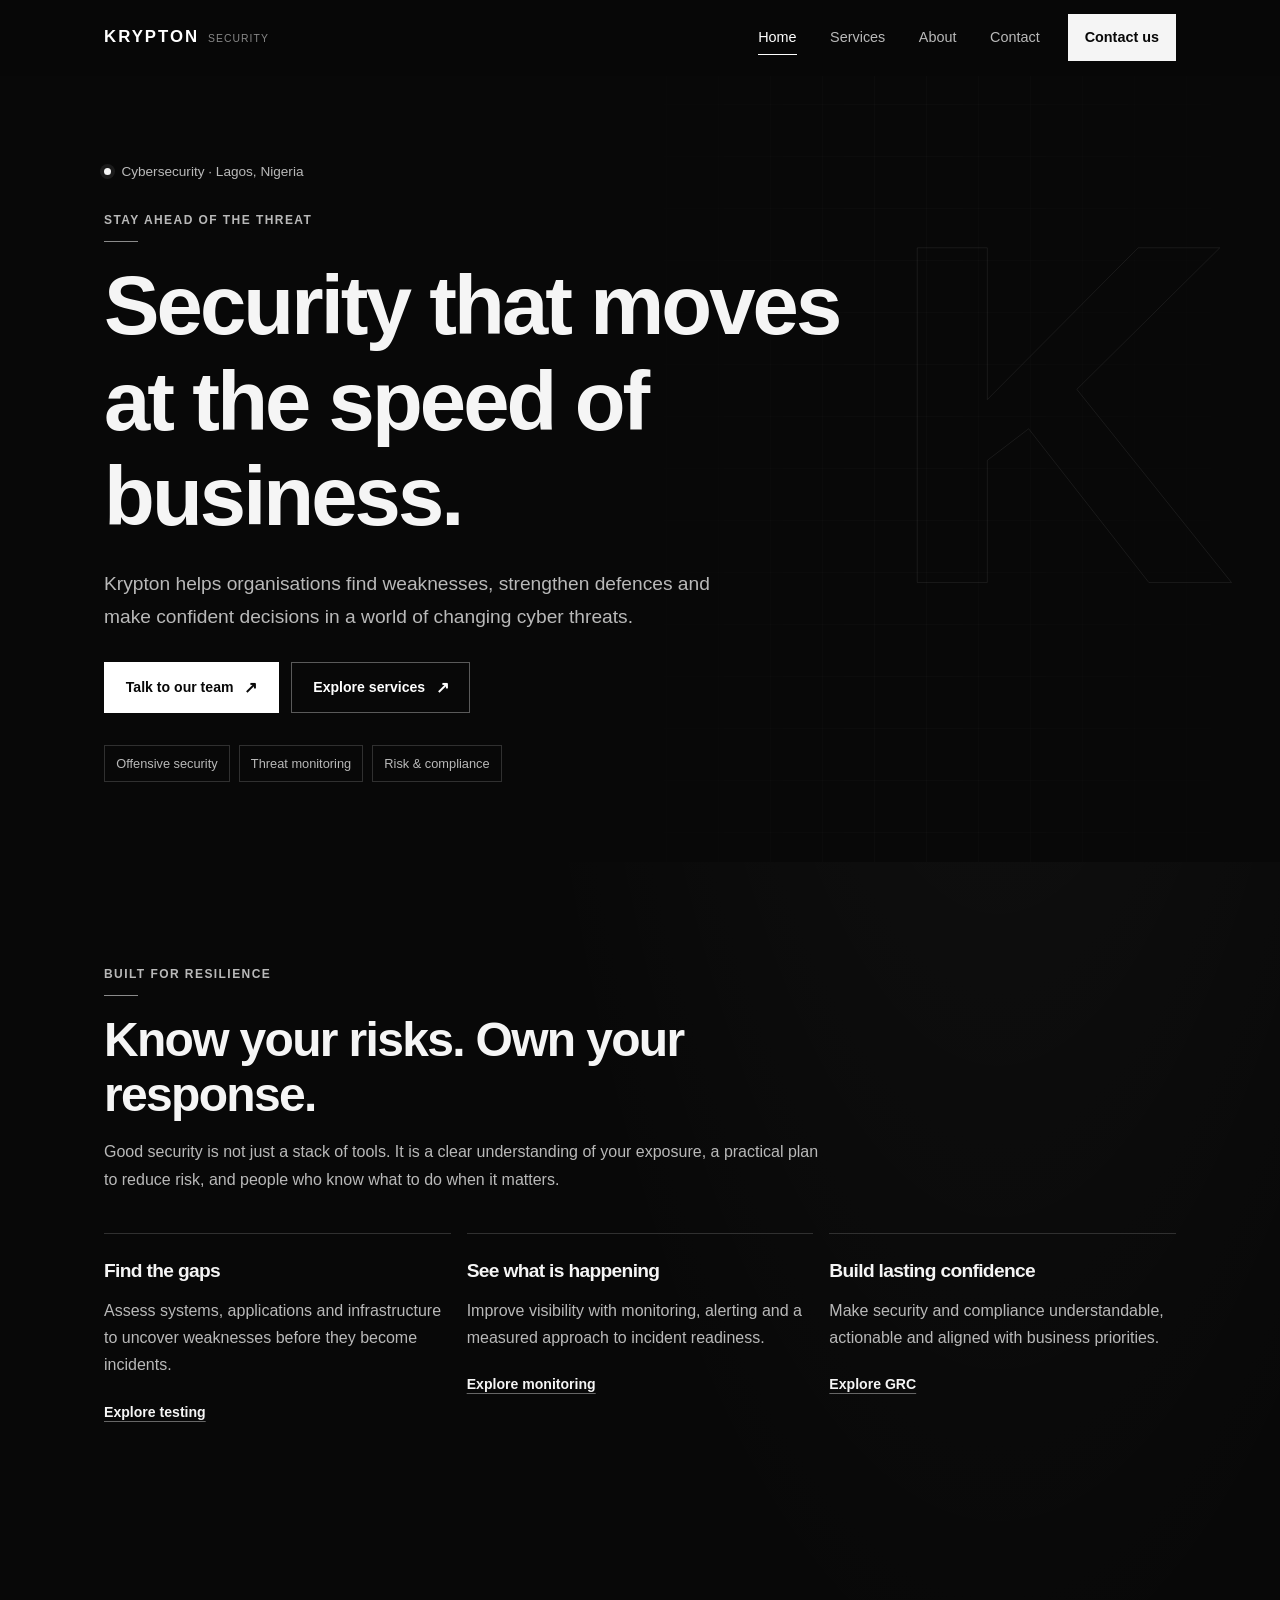
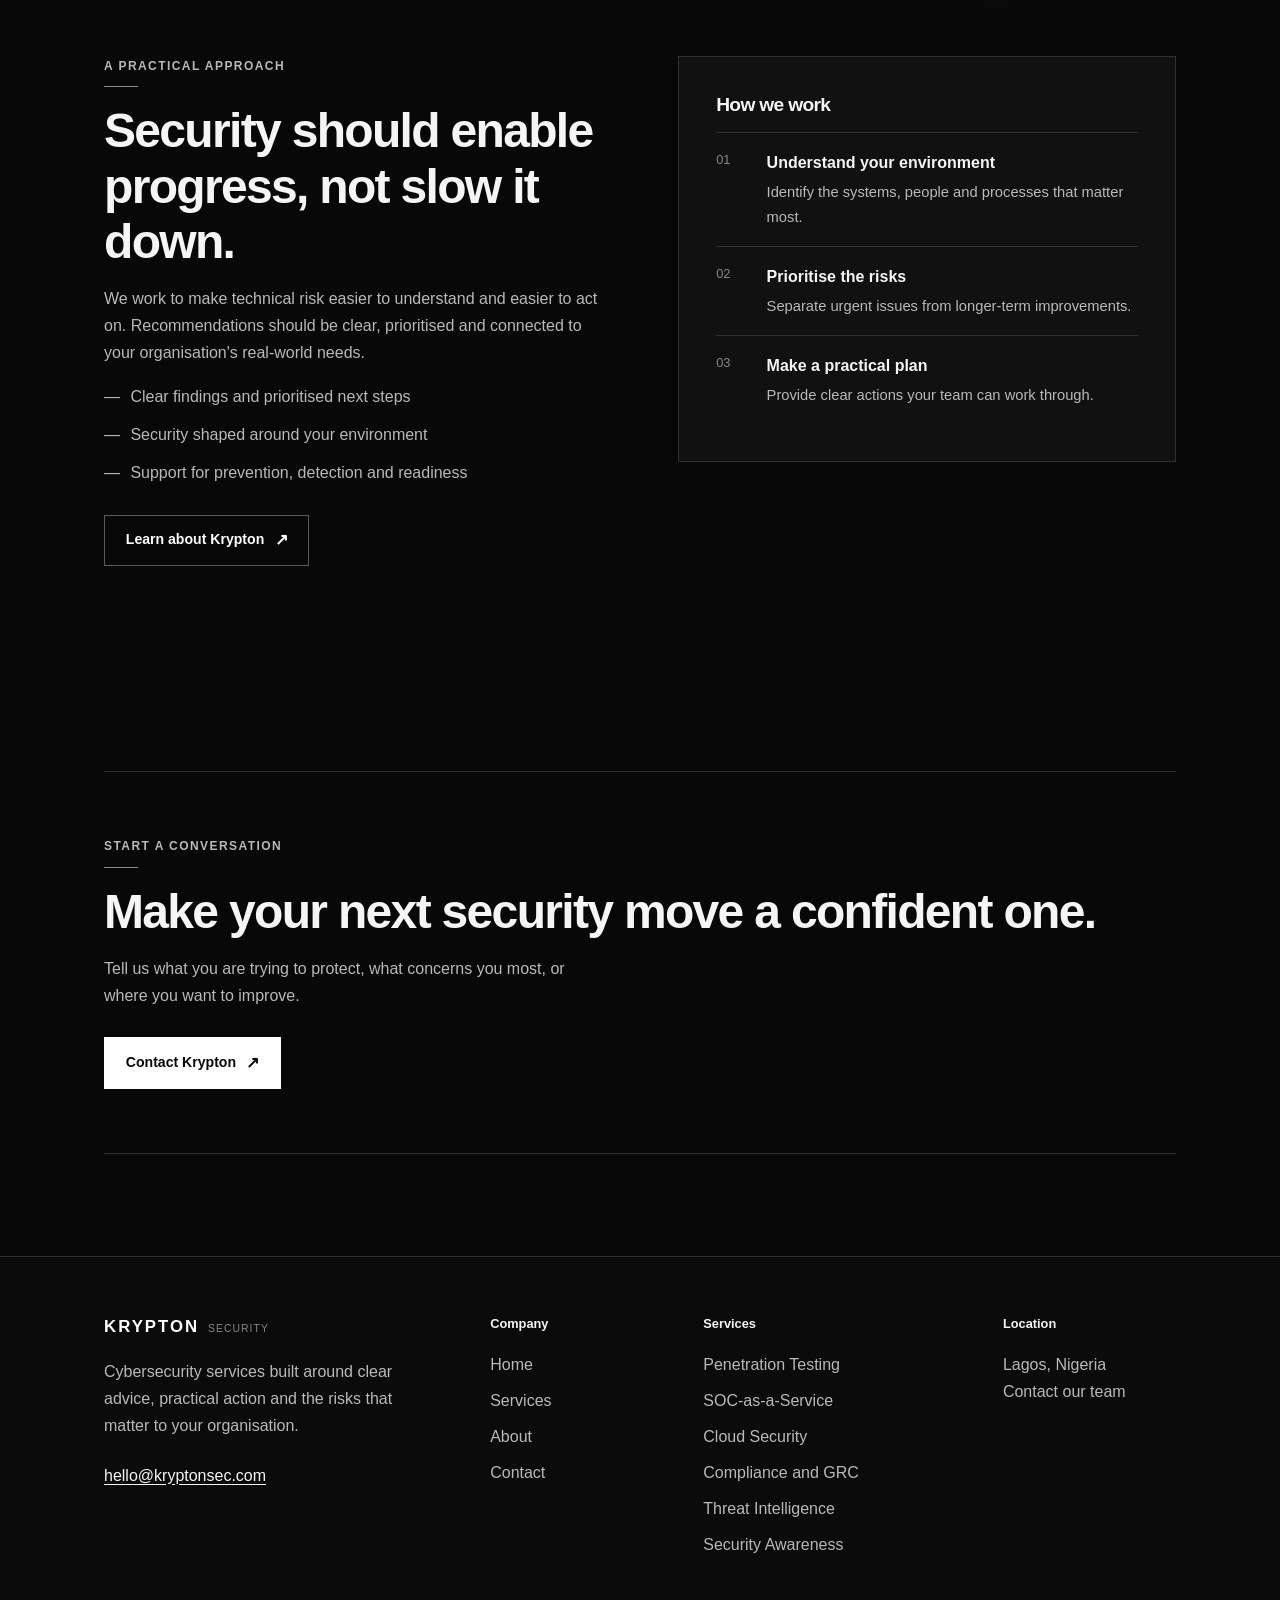
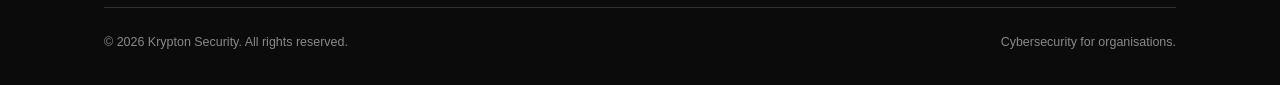
<file: index.html>
<!doctype html>
<html lang="en">
<head>
  <meta charset="utf-8">
  <meta name="viewport" content="width=device-width, initial-scale=1">
  <meta name="theme-color" content="#080808">
  <meta name="description" content="Krypton Security helps organisations improve cyber resilience with practical offensive and defensive security services.">
  <title>Home | Krypton Security</title>
  <link rel="stylesheet" href="styles.css">
  <style>
    .hero-copy{max-width:820px}
    .hero h1{max-width:900px}
    .hero .lead{max-width:650px}
    .section-intro{max-width:720px}
    .muted-list{display:grid;gap:.7rem;list-style:none;margin-top:1rem}
    .muted-list li{display:flex;gap:.65rem;color:var(--dim)}
    .muted-list li::before{content:'—';color:var(--tx)}
    .mini-label{font-size:.75rem;letter-spacing:.08em;text-transform:uppercase;color:var(--dim)}
    .f .btn{width:max-content}
    .note{margin-top:.3rem}
    .numbered{display:grid;gap:1rem;counter-reset:item}
    .numbered article{counter-increment:item;display:grid;grid-template-columns:42px 1fr;gap:1rem;align-items:start;padding:1.1rem 0;border-bottom:1px solid var(--b1)}
    .numbered article::before{content:'0' counter(item);font-size:.8rem;color:var(--dim)}
    .numbered h3{margin-bottom:.35rem}
    .about-statement{font-size:clamp(1.4rem,3.5vw,2.3rem);line-height:1.35;color:var(--tx);max-width:850px}
    @media(max-width:560px){.f .btn{width:100%}}
  </style>
</head>
<body>
  <div id="site-header"></div>

<main>
  <section class="hero bg">
    <div class="wrap">
      <div class="hero-copy" data-rv>
        <span class="tag">Cybersecurity · Lagos, Nigeria</span>
        <span class="eyebrow">Stay ahead of the threat</span>
        <h1>Security that moves at the speed of business.</h1>
        <p class="lead">Krypton helps organisations find weaknesses, strengthen defences and make confident decisions in a world of changing cyber threats.</p>
        <div class="acts">
          <a class="btn pri" href="contact.html">Talk to our team</a>
          <a class="btn" href="services.html">Explore services</a>
        </div>
        <div class="chips">
          <span class="chip">Offensive security</span><span class="chip">Threat monitoring</span><span class="chip">Risk & compliance</span>
        </div>
      </div>
    </div>
  </section>
<section>
    <div class="wrap">
      <div class="sh section-intro" data-rv>
        <span class="eyebrow">Built for resilience</span>
        <h2>Know your risks. Own your response.</h2>
        <p>Good security is not just a stack of tools. It is a clear understanding of your exposure, a practical plan to reduce risk, and people who know what to do when it matters.</p>
      </div>
      <div class="grid" data-stagger>
        <article class="card"><h3>Find the gaps</h3><p>Assess systems, applications and infrastructure to uncover weaknesses before they become incidents.</p><a class="more" href="services.html#pentest">Explore testing</a></article>
        <article class="card"><h3>See what is happening</h3><p>Improve visibility with monitoring, alerting and a measured approach to incident readiness.</p><a class="more" href="services.html#soc">Explore monitoring</a></article>
        <article class="card"><h3>Build lasting confidence</h3><p>Make security and compliance understandable, actionable and aligned with business priorities.</p><a class="more" href="services.html#compliance">Explore GRC</a></article>
      </div>
    </div>
  </section>

  <section>
    <div class="wrap split">
      <div data-rv>
        <span class="eyebrow">A practical approach</span>
        <h2>Security should enable progress, not slow it down.</h2>
        <p>We work to make technical risk easier to understand and easier to act on. Recommendations should be clear, prioritised and connected to your organisation's real-world needs.</p>
        <ul class="muted-list"><li>Clear findings and prioritised next steps</li><li>Security shaped around your environment</li><li>Support for prevention, detection and readiness</li></ul>
        <div class="acts"><a class="btn" href="about.html">Learn about Krypton</a></div>
      </div>
      <div class="panel approach-panel" data-rv>
        <h3>How we work</h3>
        <ol>
          <li><span>01</span><div><strong>Understand your environment</strong><p>Identify the systems, people and processes that matter most.</p></div></li>
          <li><span>02</span><div><strong>Prioritise the risks</strong><p>Separate urgent issues from longer-term improvements.</p></div></li>
          <li><span>03</span><div><strong>Make a practical plan</strong><p>Provide clear actions your team can work through.</p></div></li>
        </ol>
      </div>
    </div>
  </section>

  <section>
    <div class="wrap">
      <div class="cta-band" data-rv>
        <span class="eyebrow">Start a conversation</span>
        <h2>Make your next security move a confident one.</h2>
        <p>Tell us what you are trying to protect, what concerns you most, or where you want to improve.</p>
        <div class="acts"><a class="btn pri" href="contact.html">Contact Krypton</a></div>
      </div>
    </div>
  </section>
</main>

  <div id="site-footer"></div>
  <script src="app.js"></script>
</body>
</html>
</file>
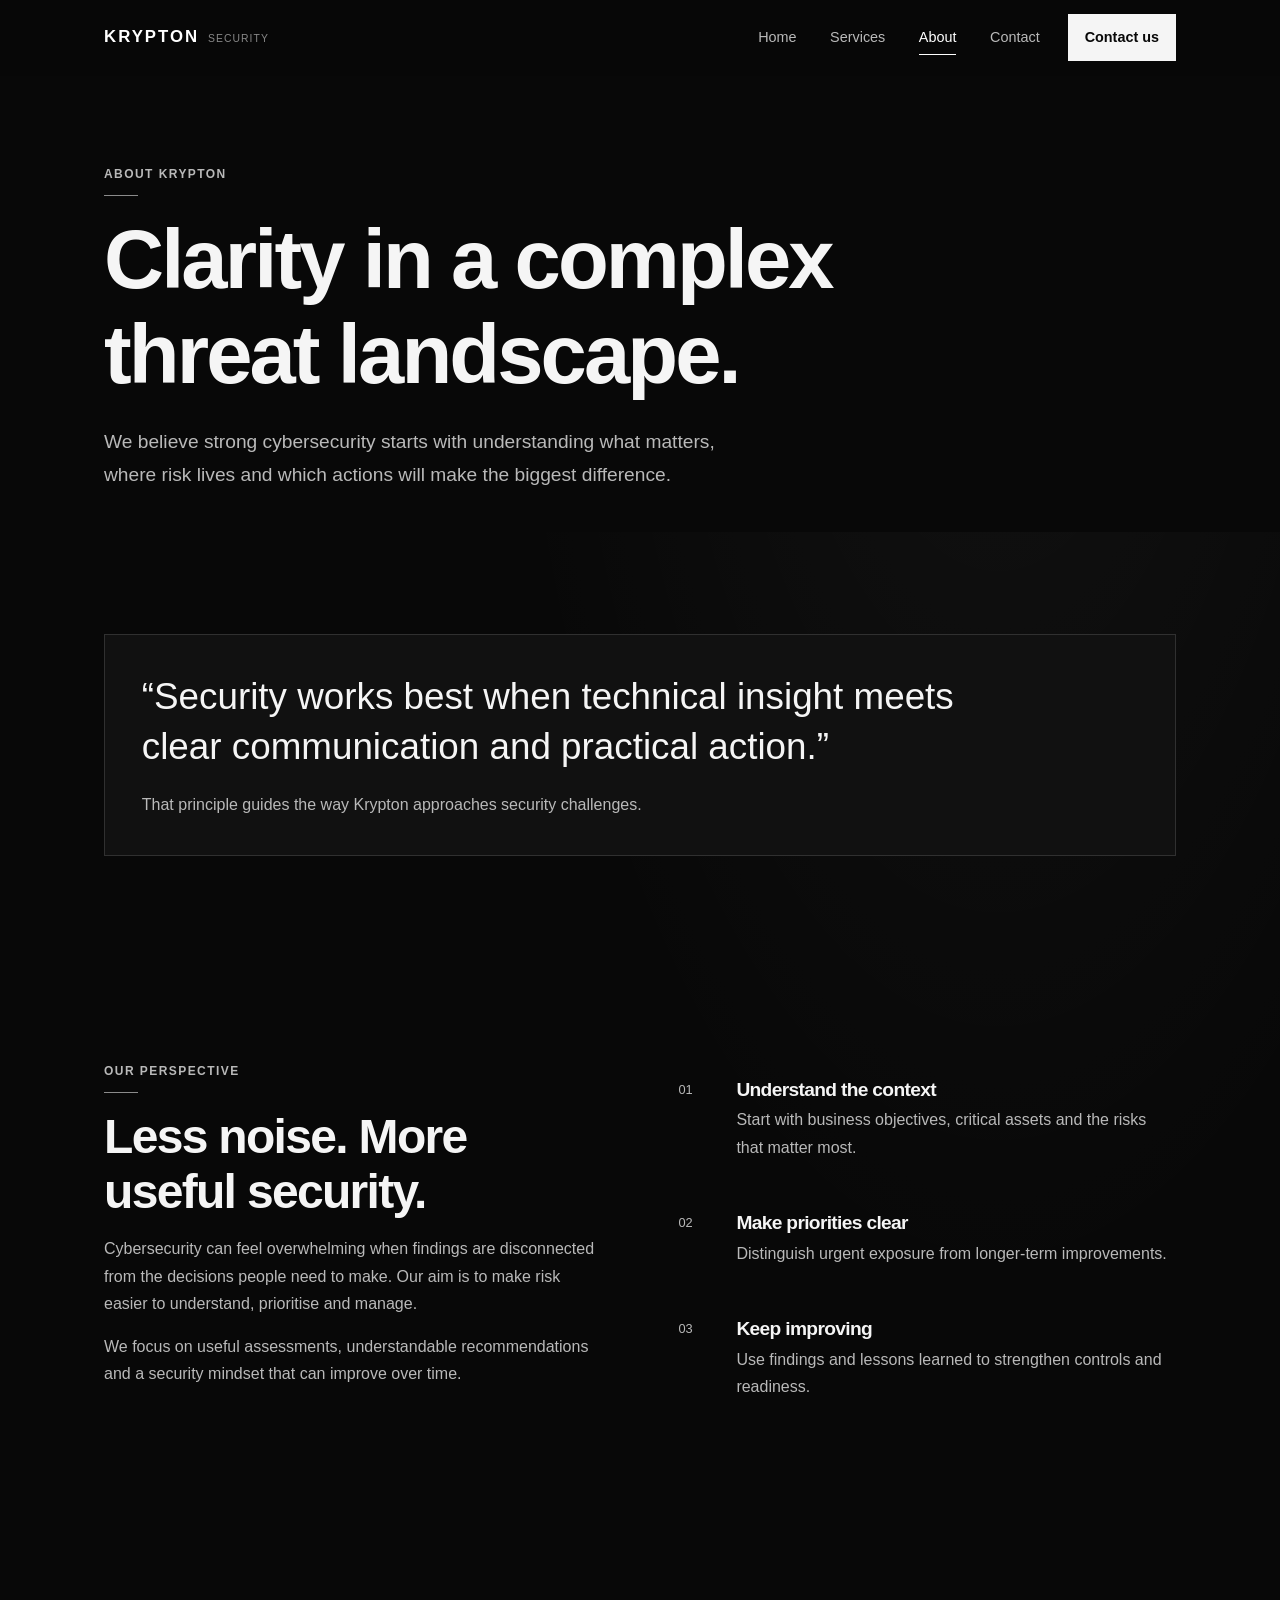
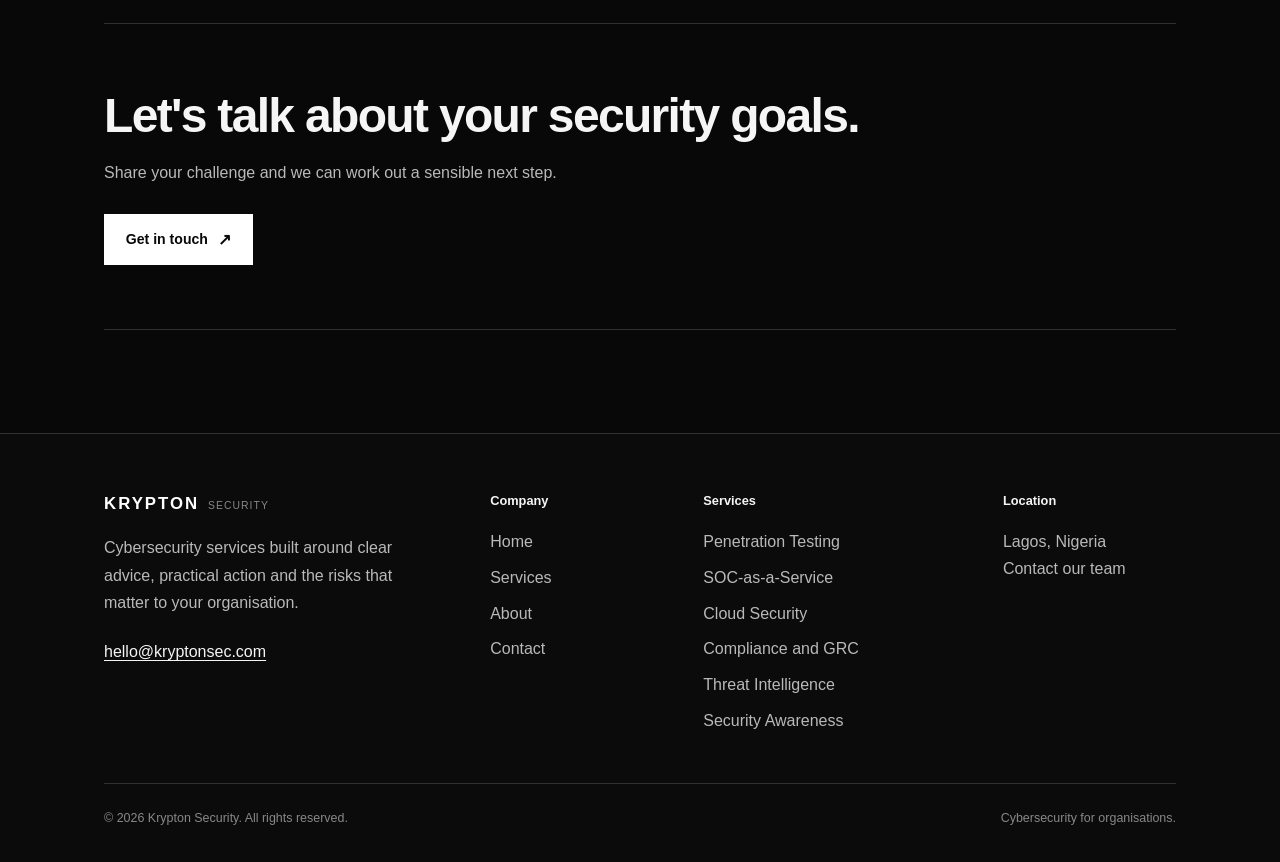
<file: about.html>
<!doctype html>
<html lang="en">
<head>
  <meta charset="utf-8">
  <meta name="viewport" content="width=device-width, initial-scale=1">
  <meta name="theme-color" content="#080808">
  <meta name="description" content="Krypton Security helps organisations improve cyber resilience with practical offensive and defensive security services.">
  <title>About | Krypton Security</title>
  <link rel="stylesheet" href="styles.css">
  <style>
    .hero-copy{max-width:820px}
    .hero h1{max-width:900px}
    .hero .lead{max-width:650px}
    .section-intro{max-width:720px}
    .muted-list{display:grid;gap:.7rem;list-style:none;margin-top:1rem}
    .muted-list li{display:flex;gap:.65rem;color:var(--dim)}
    .muted-list li::before{content:'—';color:var(--tx)}
    .mini-label{font-size:.75rem;letter-spacing:.08em;text-transform:uppercase;color:var(--dim)}
    .f .btn{width:max-content}
    .note{margin-top:.3rem}
    .numbered{display:grid;gap:1rem;counter-reset:item}
    .numbered article{counter-increment:item;display:grid;grid-template-columns:42px 1fr;gap:1rem;align-items:start;padding:1.1rem 0;border-bottom:1px solid var(--b1)}
    .numbered article::before{content:'0' counter(item);font-size:.8rem;color:var(--dim)}
    .numbered h3{margin-bottom:.35rem}
    .about-statement{font-size:clamp(1.4rem,3.5vw,2.3rem);line-height:1.35;color:var(--tx);max-width:850px}
    @media(max-width:560px){.f .btn{width:100%}}
  </style>
</head>
<body>
  <div id="site-header"></div>

<main>
  <section class="phead bg"><div class="wrap" data-rv>
    <span class="eyebrow">About Krypton</span><h1>Clarity in a complex threat landscape.</h1>
    <p class="lead">We believe strong cybersecurity starts with understanding what matters, where risk lives and which actions will make the biggest difference.</p>
  </div></section>
  <section><div class="wrap">
    <div class="panel" data-rv><p class="about-statement">“Security works best when technical insight meets clear communication and practical action.”</p><p style="margin-top:1.25rem">That principle guides the way Krypton approaches security challenges.</p></div>
  </div></section>
  <section><div class="wrap split">
    <div data-rv><span class="eyebrow">Our perspective</span><h2>Less noise. More useful security.</h2><p>Cybersecurity can feel overwhelming when findings are disconnected from the decisions people need to make. Our aim is to make risk easier to understand, prioritise and manage.</p><p style="margin-top:1rem">We focus on useful assessments, understandable recommendations and a security mindset that can improve over time.</p></div>
    <div class="numbered" data-stagger>
      <article><div><h3>Understand the context</h3><p>Start with business objectives, critical assets and the risks that matter most.</p></div></article>
      <article><div><h3>Make priorities clear</h3><p>Distinguish urgent exposure from longer-term improvements.</p></div></article>
      <article><div><h3>Keep improving</h3><p>Use findings and lessons learned to strengthen controls and readiness.</p></div></article>
    </div>
  </div></section>
  <section><div class="wrap"><div class="cta-band" data-rv><h2>Let's talk about your security goals.</h2><p>Share your challenge and we can work out a sensible next step.</p><div class="acts"><a class="btn pri" href="contact.html">Get in touch</a></div></div></div></section>
</main>

  <div id="site-footer"></div>
  <script src="app.js"></script>
</body>
</html>
</file>
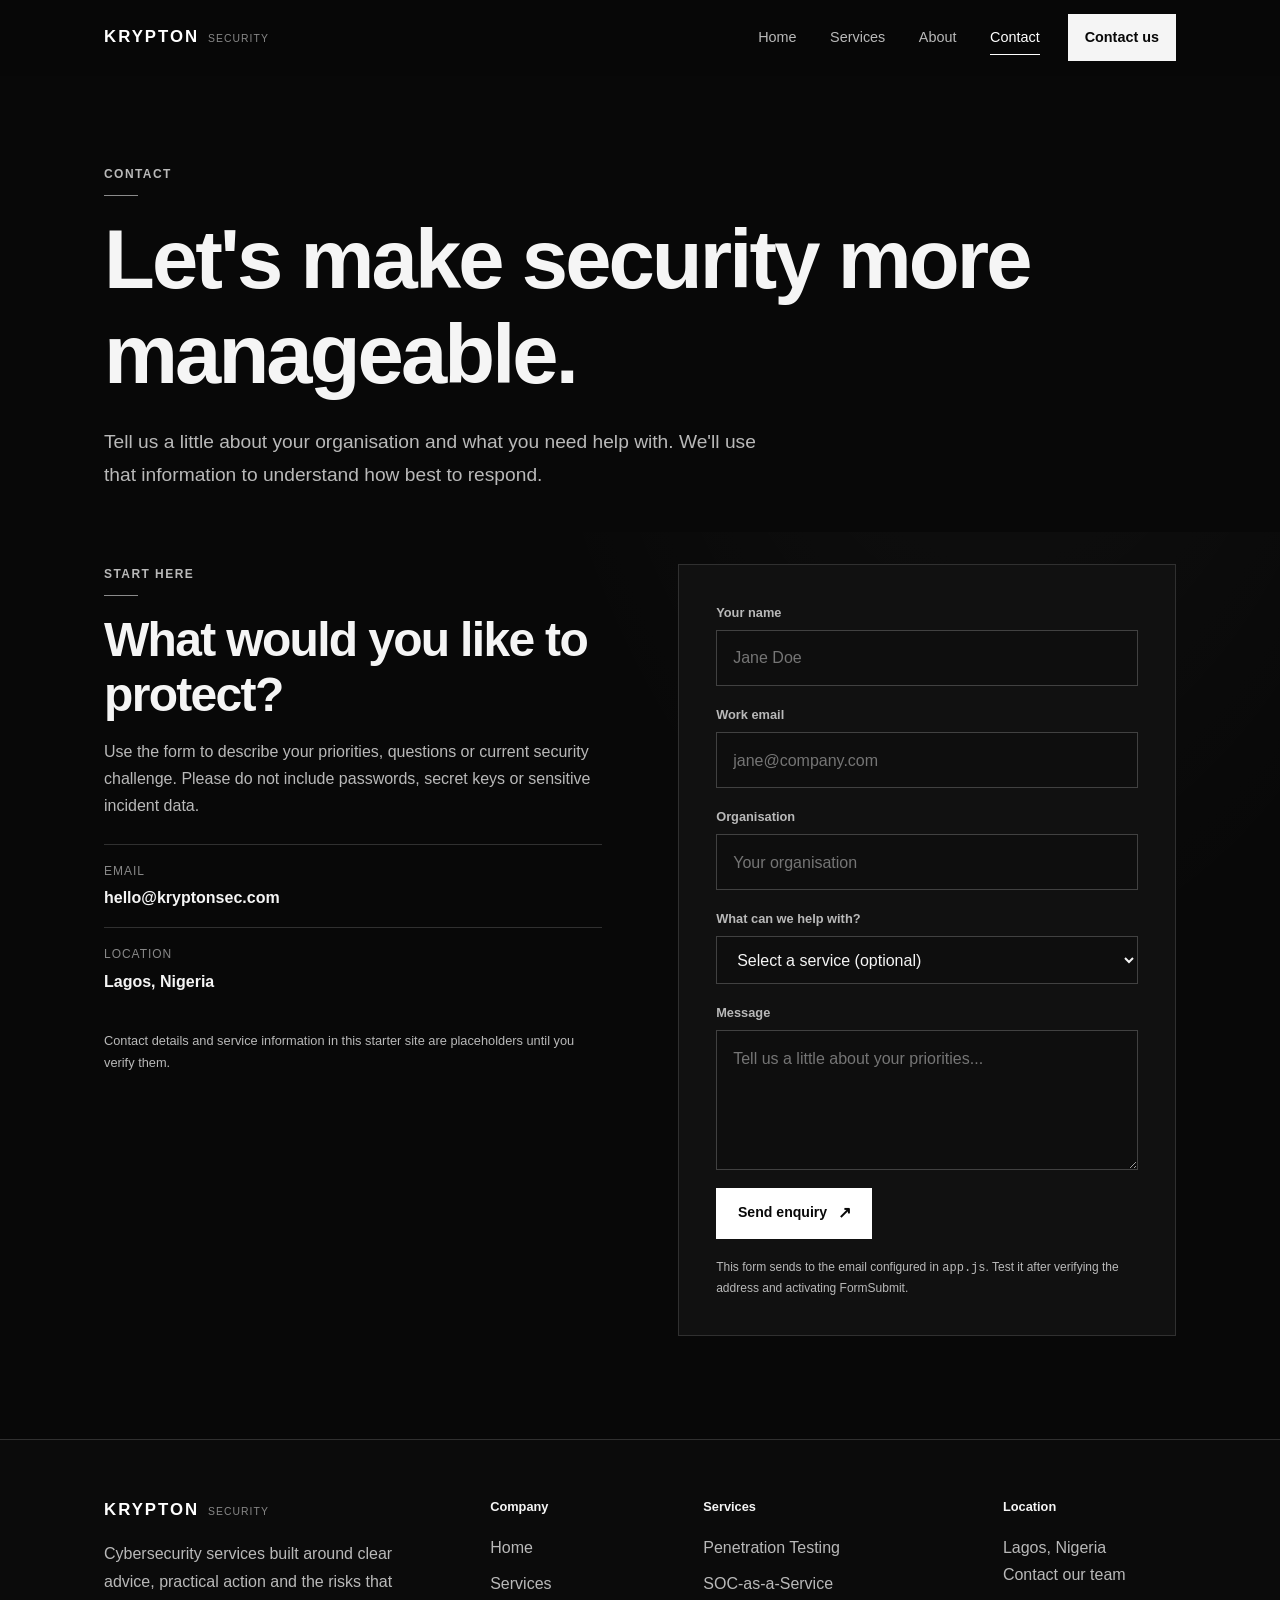
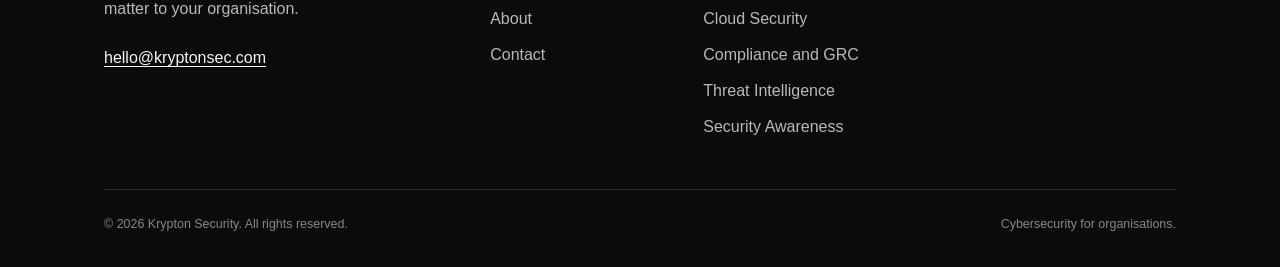
<file: contact.html>
<!doctype html>
<html lang="en">
<head>
  <meta charset="utf-8">
  <meta name="viewport" content="width=device-width, initial-scale=1">
  <meta name="theme-color" content="#080808">
  <meta name="description" content="Krypton Security helps organisations improve cyber resilience with practical offensive and defensive security services.">
  <title>Contact | Krypton Security</title>
  <link rel="stylesheet" href="styles.css">
  <style>
    .hero-copy{max-width:820px}
    .hero h1{max-width:900px}
    .hero .lead{max-width:650px}
    .section-intro{max-width:720px}
    .muted-list{display:grid;gap:.7rem;list-style:none;margin-top:1rem}
    .muted-list li{display:flex;gap:.65rem;color:var(--dim)}
    .muted-list li::before{content:'—';color:var(--tx)}
    .mini-label{font-size:.75rem;letter-spacing:.08em;text-transform:uppercase;color:var(--dim)}
    .f .btn{width:max-content}
    .note{margin-top:.3rem}
    .numbered{display:grid;gap:1rem;counter-reset:item}
    .numbered article{counter-increment:item;display:grid;grid-template-columns:42px 1fr;gap:1rem;align-items:start;padding:1.1rem 0;border-bottom:1px solid var(--b1)}
    .numbered article::before{content:'0' counter(item);font-size:.8rem;color:var(--dim)}
    .numbered h3{margin-bottom:.35rem}
    .about-statement{font-size:clamp(1.4rem,3.5vw,2.3rem);line-height:1.35;color:var(--tx);max-width:850px}
    @media(max-width:560px){.f .btn{width:100%}}
  </style>
</head>
<body>
  <div id="site-header"></div>

<main>
  <section class="phead bg"><div class="wrap" data-rv>
    <span class="eyebrow">Contact</span><h1>Let's make security more manageable.</h1>
    <p class="lead">Tell us a little about your organisation and what you need help with. We'll use that information to understand how best to respond.</p>
  </div></section>
  <section style="padding-top:2rem"><div class="wrap split">
    <div data-rv>
      <span class="eyebrow">Start here</span><h2>What would you like to protect?</h2>
      <p>Use the form to describe your priorities, questions or current security challenge. Please do not include passwords, secret keys or sensitive incident data.</p>
      <div class="clinks">
        <a class="clink" href="mailto:hello@kryptonsec.com"><div><small>Email</small><strong>hello@kryptonsec.com</strong></div></a>
        <div class="clink"><div><small>Location</small><strong>Lagos, Nigeria</strong></div></div>
      </div>
      <p style="margin-top:1.2rem;font-size:.8rem">Contact details and service information in this starter site are placeholders until you verify them.</p>
    </div>
    <div class="panel" data-rv>
      <form id="cf" class="f">
        <div class="two">
          <div class="fd"><label for="name">Your name</label><input id="name" name="name" autocomplete="name" required minlength="2" placeholder="Jane Doe"><small>Please enter at least 2 characters.</small></div>
          <div class="fd"><label for="email">Work email</label><input id="email" name="email" type="email" autocomplete="email" required placeholder="jane@company.com"><small>Please enter a valid email address.</small></div>
        </div>
        <div class="fd"><label for="organisation">Organisation</label><input id="organisation" name="organisation" autocomplete="organization" required minlength="2" placeholder="Your organisation"><small>Please enter your organisation.</small></div>
        <div class="fd"><label for="topic">What can we help with?</label><select id="topic" name="topic"><option value="">Select a service (optional)</option><option data-topic="pentest" value="Penetration Testing">Penetration Testing</option><option data-topic="soc" value="SOC-as-a-Service">SOC-as-a-Service</option><option data-topic="cloud" value="Cloud Security">Cloud Security</option><option data-topic="compliance" value="Compliance and GRC">Compliance and GRC</option><option data-topic="intel" value="Threat Intelligence">Threat Intelligence</option><option data-topic="awareness" value="Security Awareness">Security Awareness</option><option value="Other">Other</option></select></div>
        <div class="fd"><label for="message">Message</label><textarea id="message" name="message" required minlength="10" placeholder="Tell us a little about your priorities..."></textarea><small>Please enter at least 10 characters.</small></div>
        <p class="note" aria-live="polite"></p>
        <button class="btn pri" type="submit">Send enquiry</button>
        <p style="font-size:.75rem">This form sends to the email configured in <code>app.js</code>. Test it after verifying the address and activating FormSubmit.</p>
      </form>
    </div>
  </div></section>
</main>

  <div id="site-footer"></div>
  <script src="app.js"></script>
</body>
</html>
</file>
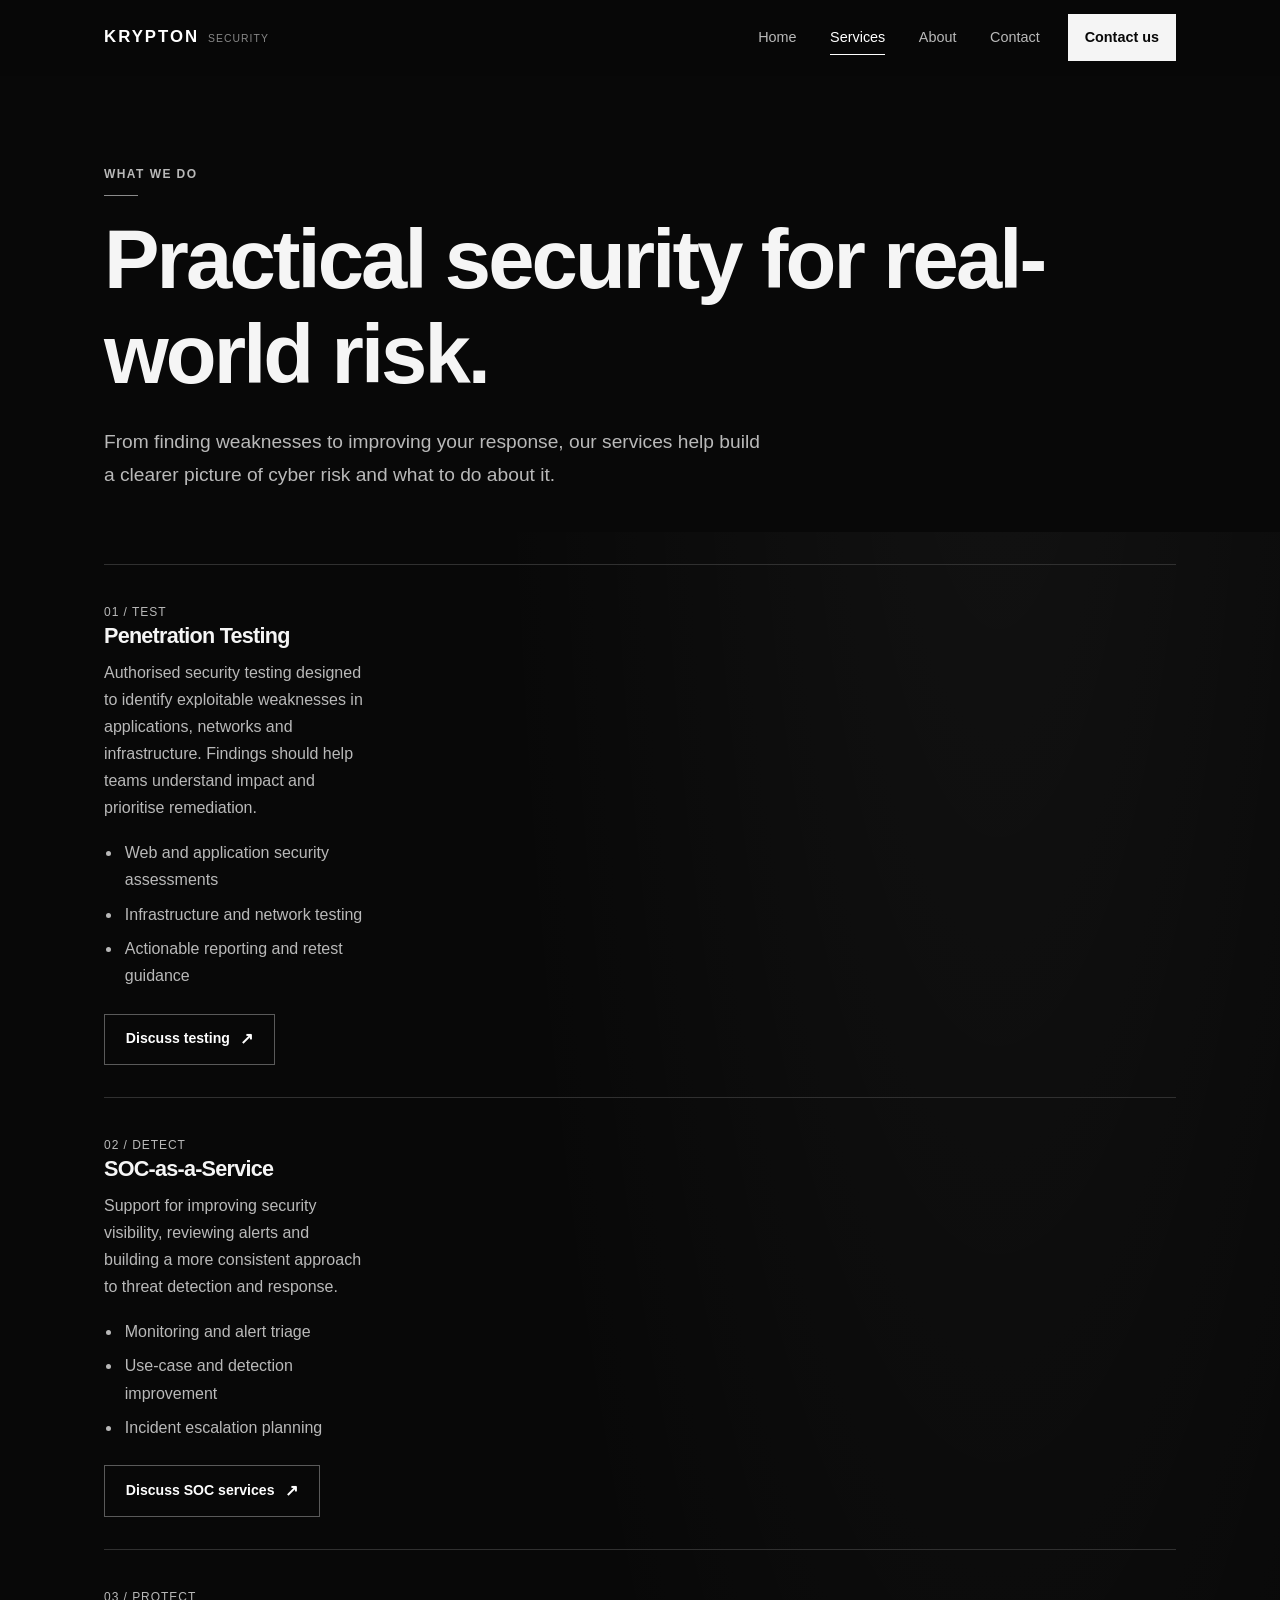
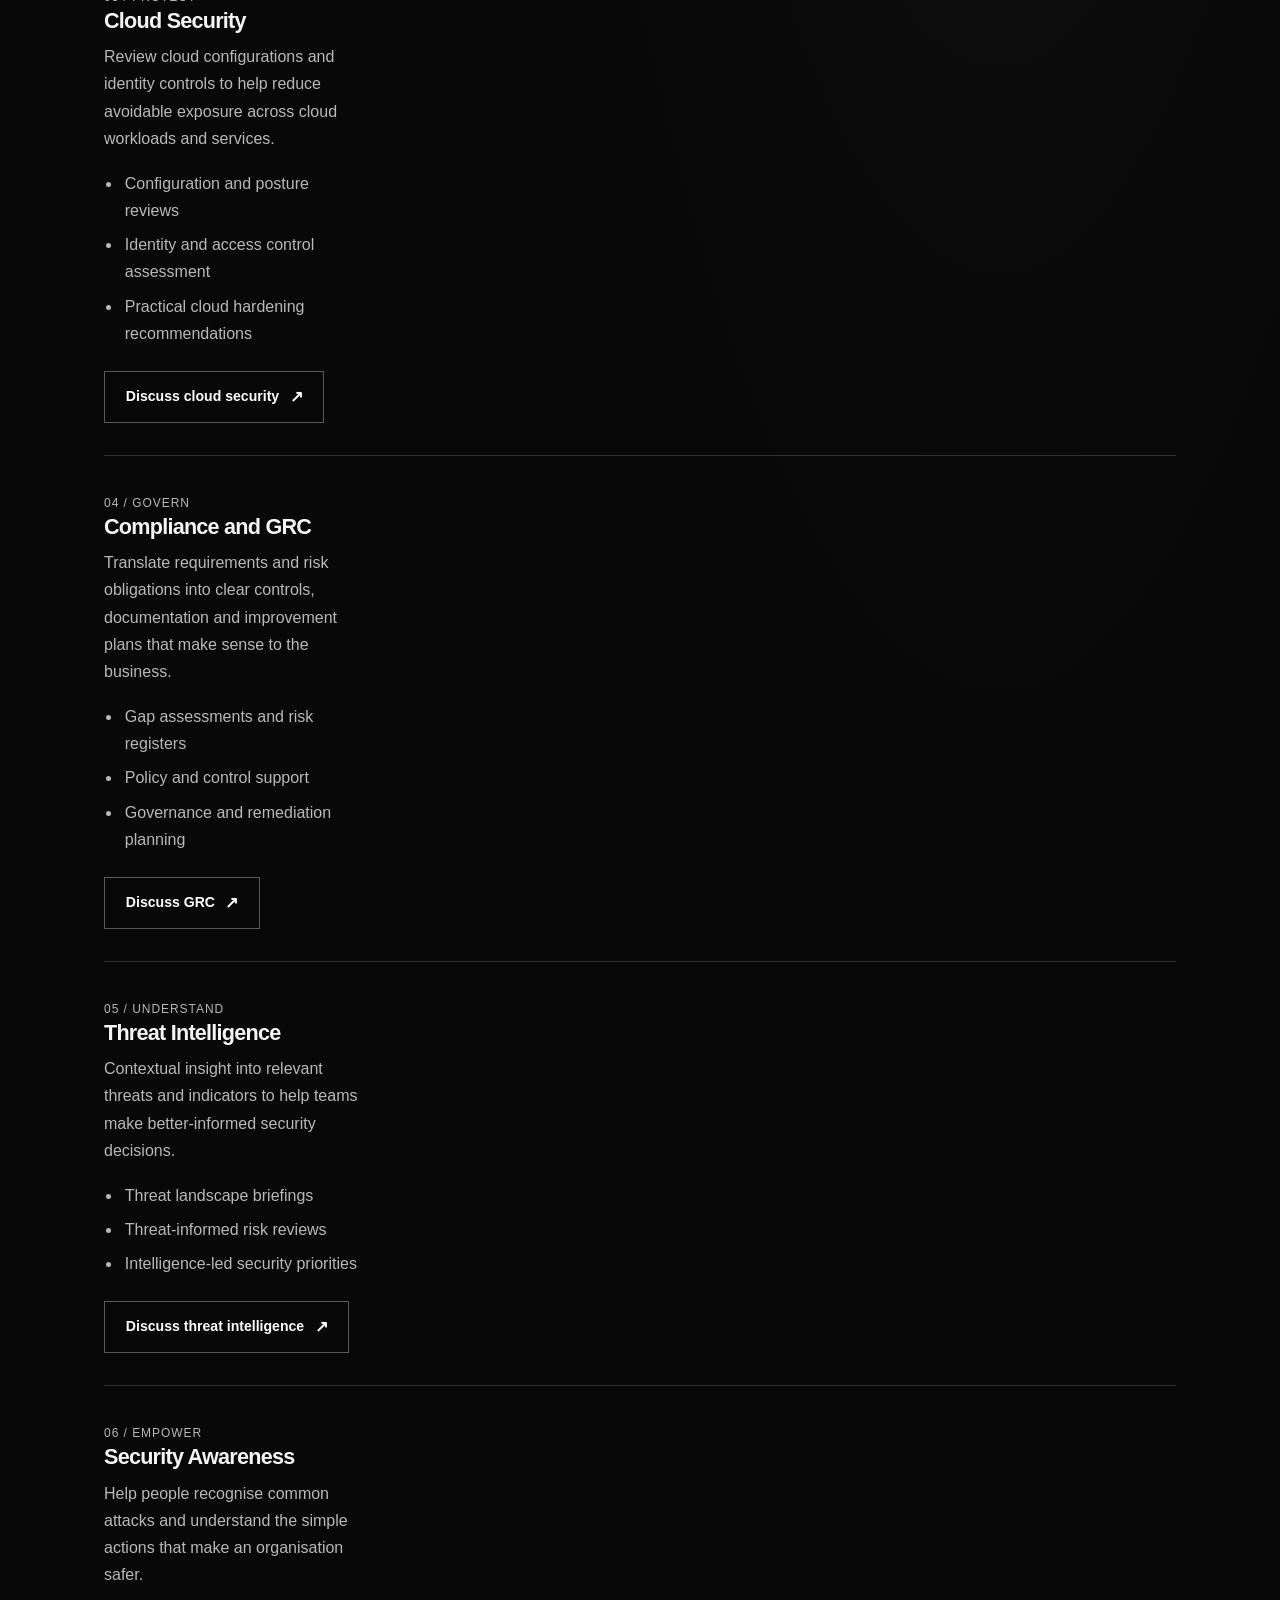
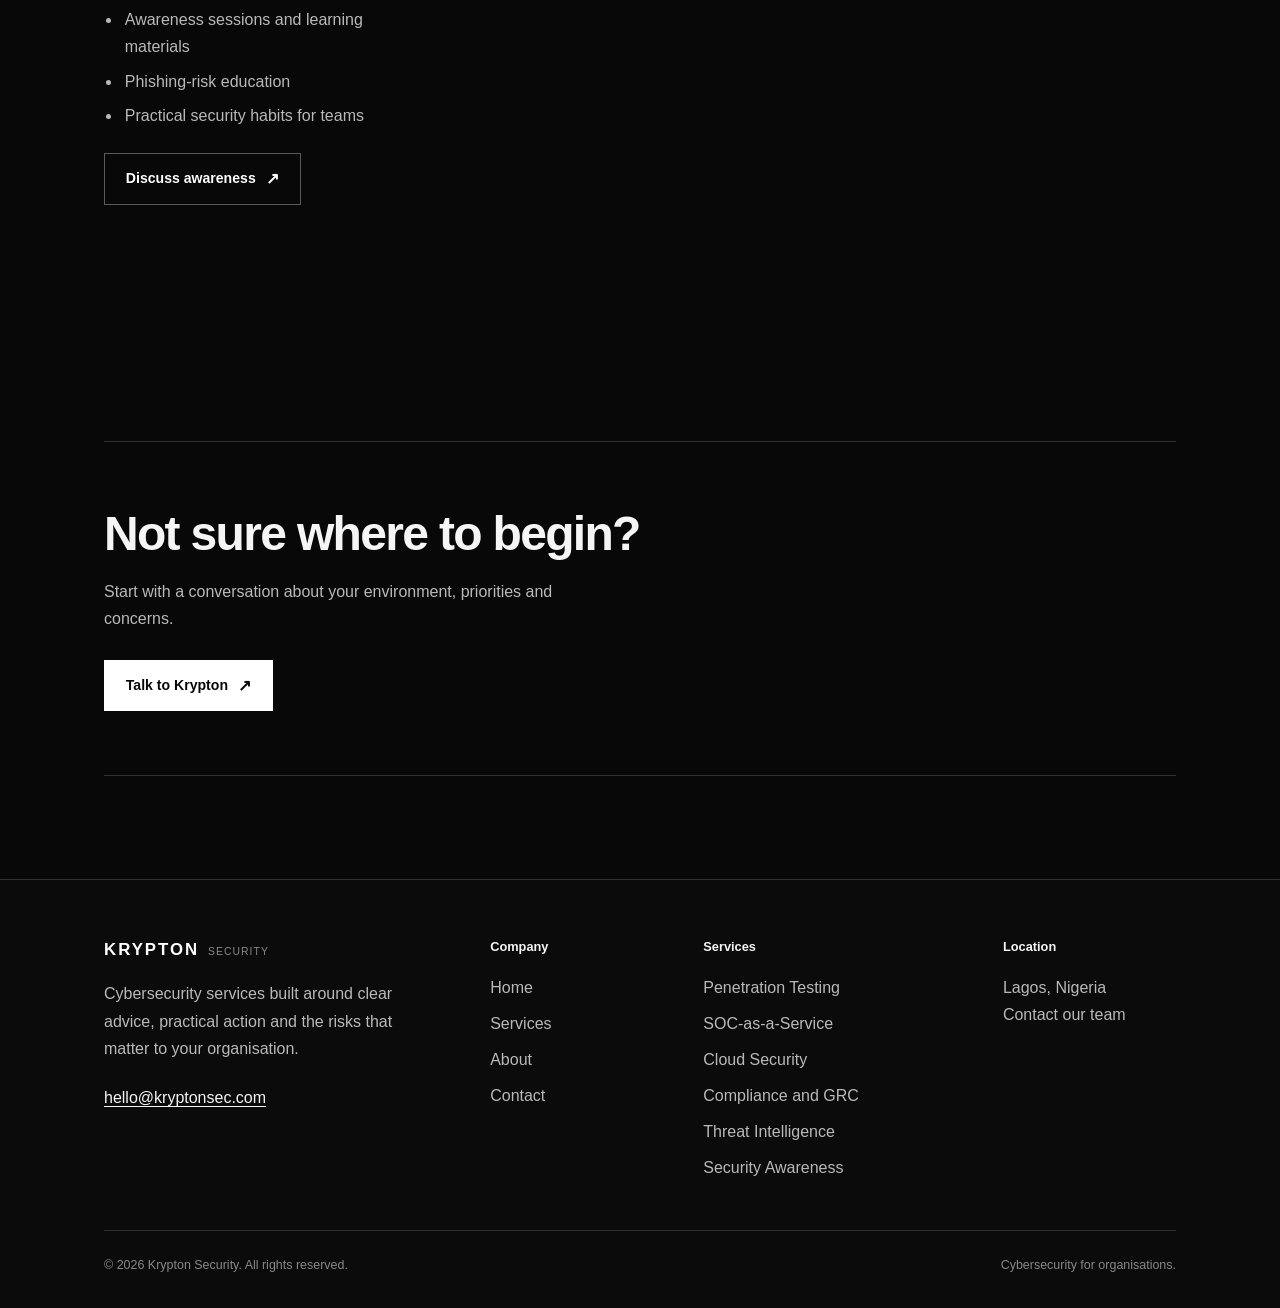
<file: services.html>
<!doctype html>
<html lang="en">
<head>
  <meta charset="utf-8">
  <meta name="viewport" content="width=device-width, initial-scale=1">
  <meta name="theme-color" content="#080808">
  <meta name="description" content="Krypton Security helps organisations improve cyber resilience with practical offensive and defensive security services.">
  <title>Services | Krypton Security</title>
  <link rel="stylesheet" href="styles.css">
  <style>
    .hero-copy{max-width:820px}
    .hero h1{max-width:900px}
    .hero .lead{max-width:650px}
    .section-intro{max-width:720px}
    .muted-list{display:grid;gap:.7rem;list-style:none;margin-top:1rem}
    .muted-list li{display:flex;gap:.65rem;color:var(--dim)}
    .muted-list li::before{content:'—';color:var(--tx)}
    .mini-label{font-size:.75rem;letter-spacing:.08em;text-transform:uppercase;color:var(--dim)}
    .f .btn{width:max-content}
    .note{margin-top:.3rem}
    .numbered{display:grid;gap:1rem;counter-reset:item}
    .numbered article{counter-increment:item;display:grid;grid-template-columns:42px 1fr;gap:1rem;align-items:start;padding:1.1rem 0;border-bottom:1px solid var(--b1)}
    .numbered article::before{content:'0' counter(item);font-size:.8rem;color:var(--dim)}
    .numbered h3{margin-bottom:.35rem}
    .about-statement{font-size:clamp(1.4rem,3.5vw,2.3rem);line-height:1.35;color:var(--tx);max-width:850px}
    @media(max-width:560px){.f .btn{width:100%}}
  </style>
</head>
<body>
  <div id="site-header"></div>

<main>
  <section class="phead bg"><div class="wrap" data-rv>
    <span class="eyebrow">What we do</span><h1>Practical security for real-world risk.</h1>
    <p class="lead">From finding weaknesses to improving your response, our services help build a clearer picture of cyber risk and what to do about it.</p>
  </div></section>
  <section style="padding-top:2rem"><div class="wrap">
    <div class="stack">
      <article class="svc" id="pentest"><div><span class="mini-label">01 / Test</span><h3>Penetration Testing</h3><p>Authorised security testing designed to identify exploitable weaknesses in applications, networks and infrastructure. Findings should help teams understand impact and prioritise remediation.</p><ul><li>Web and application security assessments</li><li>Infrastructure and network testing</li><li>Actionable reporting and retest guidance</li></ul><a class="btn" href="contact.html?topic=pentest">Discuss testing</a></div></article>
      <article class="svc" id="soc"><div><span class="mini-label">02 / Detect</span><h3>SOC-as-a-Service</h3><p>Support for improving security visibility, reviewing alerts and building a more consistent approach to threat detection and response.</p><ul><li>Monitoring and alert triage</li><li>Use-case and detection improvement</li><li>Incident escalation planning</li></ul><a class="btn" href="contact.html?topic=soc">Discuss SOC services</a></div></article>
      <article class="svc" id="cloud"><div><span class="mini-label">03 / Protect</span><h3>Cloud Security</h3><p>Review cloud configurations and identity controls to help reduce avoidable exposure across cloud workloads and services.</p><ul><li>Configuration and posture reviews</li><li>Identity and access control assessment</li><li>Practical cloud hardening recommendations</li></ul><a class="btn" href="contact.html?topic=cloud">Discuss cloud security</a></div></article>
      <article class="svc" id="compliance"><div><span class="mini-label">04 / Govern</span><h3>Compliance and GRC</h3><p>Translate requirements and risk obligations into clear controls, documentation and improvement plans that make sense to the business.</p><ul><li>Gap assessments and risk registers</li><li>Policy and control support</li><li>Governance and remediation planning</li></ul><a class="btn" href="contact.html?topic=compliance">Discuss GRC</a></div></article>
      <article class="svc" id="intel"><div><span class="mini-label">05 / Understand</span><h3>Threat Intelligence</h3><p>Contextual insight into relevant threats and indicators to help teams make better-informed security decisions.</p><ul><li>Threat landscape briefings</li><li>Threat-informed risk reviews</li><li>Intelligence-led security priorities</li></ul><a class="btn" href="contact.html?topic=intel">Discuss threat intelligence</a></div></article>
      <article class="svc" id="awareness"><div><span class="mini-label">06 / Empower</span><h3>Security Awareness</h3><p>Help people recognise common attacks and understand the simple actions that make an organisation safer.</p><ul><li>Awareness sessions and learning materials</li><li>Phishing-risk education</li><li>Practical security habits for teams</li></ul><a class="btn" href="contact.html?topic=awareness">Discuss awareness</a></div></article>
    </div>
  </div></section>
  <section><div class="wrap"><div class="cta-band" data-rv><h2>Not sure where to begin?</h2><p>Start with a conversation about your environment, priorities and concerns.</p><div class="acts"><a class="btn pri" href="contact.html">Talk to Krypton</a></div></div></div></section>
</main>

  <div id="site-footer"></div>
  <script src="app.js"></script>
</body>
</html>
</file>
<file: styles.css>
/* Krypton Security — restrained black-and-white design */
:root {
  --bg: #080808;
  --surface: #111111;
  --surface-2: #171717;
  --border: #303030;
  --text: #f5f5f5;
  --dim: #b9b9b9;
  --muted: #888888;
  --white: #ffffff;
  --pad: clamp(1.25rem, 5vw, 2.75rem);
  --nav: 76px;
}
* { box-sizing: border-box; margin: 0; padding: 0; }
html { scroll-behavior: smooth; scroll-padding-top: calc(var(--nav) + 1rem); -webkit-text-size-adjust: 100%; }
body { background: var(--bg); color: var(--text); font: 16px/1.7 Inter, Arial, Helvetica, sans-serif; overflow-x: hidden; }
a { color: inherit; text-decoration: none; }
button, input, select, textarea { font: inherit; }
button, a { -webkit-tap-highlight-color: transparent; }
:focus-visible { outline: 2px solid var(--white); outline-offset: 4px; }
::selection { background: #ffffff; color: #080808; }
.wrap { width: min(1160px, 100%); margin-inline: auto; padding-inline: var(--pad); }
section { padding-block: clamp(3.75rem, 8vw, 6.5rem); }
h1, h2, h3 { color: var(--text); line-height: 1.15; letter-spacing: -.035em; }
h1 { font-size: clamp(2.5rem, 6.6vw, 5.2rem); font-weight: 650; max-width: 950px; }
h2 { font-size: clamp(1.8rem, 4vw, 3rem); font-weight: 600; margin-bottom: 1rem; }
h3 { font-size: 1.2rem; font-weight: 600; }
p { color: var(--dim); }
.lead { max-width: 62ch; margin-top: 1.35rem; font-size: clamp(1.05rem, 1.8vw, 1.2rem); line-height: 1.75; }
.eyebrow { display: block; margin-bottom: 1rem; color: var(--dim); font-size: .75rem; font-weight: 600; letter-spacing: .12em; text-transform: uppercase; }
.sh { max-width: 65ch; margin-bottom: 2.5rem; }
.grad { color: inherit; background: none; }
/* Header and navigation */
header { position: fixed; z-index: 100; inset: 0 0 auto; height: var(--nav); display: flex; align-items: center; background: rgba(8,8,8,.96); border-bottom: 1px solid transparent; transition: border-color .2s; }
header.stuck { border-color: var(--border); }
.header-inner { display: flex; align-items: center; justify-content: space-between; gap: 1.5rem; }
.brand { display: inline-flex; align-items: baseline; gap: .55rem; color: var(--white); font-size: 1.05rem; font-weight: 750; letter-spacing: .12em; white-space: nowrap; }
.brand span { color: var(--muted); font-size: .65rem; font-weight: 500; letter-spacing: .1em; }
nav ul { display: flex; align-items: center; gap: .4rem; list-style: none; }
nav a { display: inline-flex; align-items: center; padding: .65rem .85rem; color: var(--dim); font-size: .9rem; transition: color .15s, background .15s; }
nav a:hover, nav a[aria-current] { color: var(--white); }
nav a.cta { margin-left: .5rem; padding: .65rem 1rem; border: 1px solid #f5f5f5; color: #080808; background: #f5f5f5; font-weight: 600; }
nav a.cta:hover { background: #d8d8d8; border-color: #d8d8d8; }
.burger { display: none; width: 44px; height: 44px; border: 1px solid var(--border); background: transparent; color: var(--white); cursor: pointer; }
.burger b { display: block; width: 18px; height: 1px; margin: 5px auto; background: currentColor; }
.scrim { position: fixed; inset: 0; z-index: 90; background: rgba(0,0,0,.7); opacity: 0; pointer-events: none; transition: opacity .2s; }
.scrim.on { opacity: 1; pointer-events: auto; }
.top { position: fixed; z-index: 80; right: 1.25rem; bottom: 1.25rem; padding: .65rem .9rem; border: 1px solid var(--border); background: var(--surface); color: var(--text); cursor: pointer; opacity: 0; pointer-events: none; transition: opacity .2s; font-size: .8rem; }
.top.on { opacity: 1; pointer-events: auto; }
/* Buttons */
.btn { display: inline-flex; align-items: center; justify-content: center; min-height: 46px; padding: .8rem 1.3rem; border: 1px solid #5a5a5a; background: transparent; color: var(--white); font-size: .88rem; font-weight: 600; cursor: pointer; transition: background .15s, color .15s, border-color .15s; }
.btn:hover { border-color: var(--white); background: #1a1a1a; }
.btn.pri { border-color: var(--white); background: var(--white); color: #080808; }
.btn.pri:hover { border-color: #d8d8d8; background: #d8d8d8; }
.btn:disabled { opacity: .65; cursor: wait; }
.acts { display: flex; flex-wrap: wrap; gap: .8rem; margin-top: 1.75rem; }
/* Hero and page headings */
.bg { background: #080808; }
.hero { display: flex; align-items: center; min-height: min(850px, 92svh); padding-top: calc(var(--nav) + 5rem); padding-bottom: 5rem; }
.hero-copy { max-width: 850px; }
.hero h1 { max-width: 900px; }
.hero .lead { max-width: 650px; }
.tag { display: inline-block; margin-bottom: 1.7rem; color: var(--dim); font-size: .85rem; }
.phead { padding-top: calc(var(--nav) + clamp(3rem, 7vw, 5.5rem)); padding-bottom: 2.5rem; }
/* Layouts and content */
.grid { display: grid; gap: 1rem; grid-template-columns: repeat(auto-fit, minmax(min(100%, 270px), 1fr)); }
.split { display: grid; gap: clamp(2rem, 6vw, 5rem); align-items: start; grid-template-columns: repeat(auto-fit, minmax(min(100%, 360px), 1fr)); }
.card { display: flex; flex-direction: column; align-items: flex-start; gap: .9rem; padding: 1.65rem 0; border-top: 1px solid var(--border); background: transparent; }
.card p { max-width: 48ch; }
.more { display: inline-flex; margin-top: .5rem; color: var(--text); font-size: .88rem; font-weight: 600; text-decoration: underline; text-decoration-color: #666; text-underline-offset: 4px; }
.chips { display: flex; flex-wrap: wrap; gap: .55rem; margin-top: 2rem; }
.chip { display: inline-block; padding: .4rem .7rem; border: 1px solid var(--border); color: var(--dim); font-size: .8rem; }
.panel { padding: clamp(1.3rem, 4vw, 2.3rem); border: 1px solid var(--border); background: var(--surface); }
.stats { display: grid; gap: 1px; border: 1px solid var(--border); background: var(--border); grid-template-columns: repeat(auto-fit, minmax(min(100%, 170px), 1fr)); }
.stat { padding: 1.5rem; background: var(--surface); }
.num { color: var(--text); font-size: clamp(1.9rem, 5vw, 2.9rem); font-weight: 650; }
.steps { display: grid; gap: 1.25rem; grid-template-columns: repeat(auto-fit, minmax(min(100%, 230px), 1fr)); }
.step { padding: .25rem 0 .25rem 1.25rem; border-left: 1px solid #666; }
.step h3 { margin: .5rem 0; }
.step::before { color: var(--muted); font-size: .8rem; }
blockquote { color: var(--text); font-size: 1.05rem; }
.cta-band { padding: clamp(2rem, 6vw, 4rem) 0; border-top: 1px solid var(--border); border-bottom: 1px solid var(--border); text-align: left; background: transparent; }
.cta-band p { max-width: 52ch; }
.cta-band .acts { justify-content: flex-start; }
.approach-panel h3 { margin-bottom: 1rem; }
.approach-panel ol { list-style: none; }
.approach-panel li { display: grid; grid-template-columns: 36px 1fr; gap: .9rem; padding: 1rem 0; border-top: 1px solid var(--border); }
.approach-panel li > span { color: var(--muted); font-size: .8rem; }
.approach-panel li strong { font-weight: 600; }
.approach-panel li p { margin-top: .25rem; font-size: .92rem; }
/* Services */
.stack { display: grid; gap: 0; }
.svc { display: grid; grid-template-columns: 1fr 3fr; gap: 1.5rem; padding: 2rem 0; border-top: 1px solid var(--border); background: transparent; }
.svc:target { border-color: #777; }
.svc h3 { font-size: 1.35rem; margin-bottom: .6rem; }
.svc ul { display: grid; gap: .45rem; margin: 1.1rem 0 1.5rem; padding-left: 1.1rem; color: var(--dim); }
.svc li { padding-left: .2rem; }
/* Contact and forms */
.clinks { display: grid; gap: 0; margin-top: 1.5rem; }
.clink { display: flex; align-items: center; gap: 1rem; padding: 1rem 0; border-top: 1px solid var(--border); }
.clink small { display: block; margin-bottom: .2rem; color: var(--muted); font-size: .75rem; text-transform: uppercase; letter-spacing: .08em; }
.f, .fd { display: grid; gap: 1.1rem; }
.fd { gap: .4rem; }
.two { display: grid; gap: 1.1rem; grid-template-columns: repeat(auto-fit, minmax(min(100%, 220px), 1fr)); }
.fd label { color: var(--dim); font-size: .8rem; font-weight: 600; }
.fd :is(input, select, textarea) { width: 100%; padding: .85rem 1rem; border: 1px solid #414141; border-radius: 0; background: #0e0e0e; color: var(--text); font: inherit; }
.fd textarea { min-height: 140px; resize: vertical; }
.fd :is(input, select, textarea):focus { outline: 1px solid var(--white); outline-offset: 1px; border-color: var(--white); }
.fd [aria-invalid="true"] { border-color: #e58b8b; }
.fd small { display: none; color: #e58b8b; font-size: .75rem; }
.fd:has([aria-invalid="true"]) small { display: block; }
.fd option { background: var(--surface); }
.note { display: none; padding: .85rem 1rem; border: 1px solid var(--border); font-size: .9rem; }
.note.on { display: block; }
.note.ok { border-color: #777; color: var(--text); }
.note.err { border-color: #a66; color: #f0bcbc; }
.note a { text-decoration: underline; }
/* Footer */
footer { padding-block: 3.5rem 2rem; border-top: 1px solid var(--border); background: #0b0b0b; }
.fg { display: grid; gap: 2.5rem; grid-template-columns: 2fr 1fr 1.5fr 1fr; }
.footer-intro p { max-width: 34ch; margin: 1rem 0; }
.footer-email { display: inline-block; margin-top: .4rem; color: var(--text); text-decoration: underline; text-underline-offset: 3px; }
footer h4 { margin-bottom: 1rem; color: var(--text); font-size: .8rem; font-weight: 600; }
footer li { margin-bottom: .55rem; list-style: none; }
footer li a, footer p a { color: var(--dim); transition: color .15s; }
footer li a:hover, footer p a:hover { color: var(--white); }
.legal { display: flex; flex-wrap: wrap; justify-content: space-between; gap: .75rem; margin-top: 2.5rem; padding-top: 1.5rem; border-top: 1px solid var(--border); color: var(--muted); font-size: .78rem; }
@media (max-width: 860px) {
  .burger { display: block; }
  nav ul { position: fixed; inset: 0 0 0 auto; z-index: 101; width: min(84vw, 360px); height: 100dvh; display: flex; flex-direction: column; align-items: stretch; justify-content: center; gap: .35rem; padding: 2rem; border-left: 1px solid var(--border); background: var(--surface); visibility: hidden; transform: translateX(100%); transition: transform .2s, visibility 0s .2s; }
  nav ul.open { visibility: visible; transform: translateX(0); transition-delay: 0s; }
  nav a { padding: .9rem 1rem; font-size: 1rem; }
  nav a.cta { justify-content: center; margin: .75rem 0 0; }
  .fg { grid-template-columns: repeat(2, minmax(0, 1fr)); }
}
@media (max-width: 560px) {
  :root { --nav: 68px; }
  .brand { font-size: .95rem; }
  .brand span { font-size: .58rem; }
  .hero { min-height: auto; padding-top: calc(var(--nav) + 4.5rem); }
  .acts .btn, .f .btn { width: 100%; }
  .svc { grid-template-columns: 1fr; gap: .8rem; }
  .fg { grid-template-columns: 1fr; gap: 2rem; }
  .top { right: .8rem; bottom: .8rem; }
}
@media (prefers-reduced-motion: reduce) { html { scroll-behavior: auto; } *, *::before, *::after { transition-duration: .01ms !important; } }

/* Refined motion: understated, purposeful, and monochrome */
:root { --ease-out: cubic-bezier(.22, 1, .36, 1); }
html { scroll-behavior: smooth; }
body { background-image: radial-gradient(ellipse at 78% 4%, rgba(255,255,255,.045), transparent 32rem); }
header { backdrop-filter: blur(14px); -webkit-backdrop-filter: blur(14px); }
.brand { transition: opacity .2s ease; }
.brand:hover { opacity: .72; }
nav a:not(.cta) { position: relative; }
nav a:not(.cta)::after { content: ''; position: absolute; left: .85rem; right: .85rem; bottom: .35rem; height: 1px; background: currentColor; transform: scaleX(0); transform-origin: left; transition: transform .28s var(--ease-out); }
nav a:not(.cta):hover::after, nav a:not(.cta)[aria-current]::after { transform: scaleX(1); }
.hero { position: relative; isolation: isolate; overflow: hidden; }
.hero::before { content: ''; position: absolute; z-index: -1; inset: 0 0 0 48%; opacity: .34; background-image: linear-gradient(rgba(255,255,255,.055) 1px, transparent 1px), linear-gradient(90deg, rgba(255,255,255,.055) 1px, transparent 1px); background-size: 52px 52px; mask-image: linear-gradient(90deg, transparent, #000 42%, transparent 100%); animation: grid-drift 28s linear infinite; pointer-events: none; }
.hero::after { content: 'K'; position: absolute; z-index: -1; right: clamp(-1rem, 8vw, 8rem); top: 48%; transform: translateY(-50%); color: transparent; -webkit-text-stroke: 1px rgba(255,255,255,.075); font-size: clamp(20rem, 38vw, 42rem); font-weight: 800; line-height: .8; letter-spacing: -.12em; pointer-events: none; animation: watermark-enter 1.2s var(--ease-out) both; }
.hero-copy[data-rv] { transition-delay: .08s; }
.tag { display: inline-flex; align-items: center; gap: .65rem; }
.tag::before { content: ''; width: 7px; height: 7px; border-radius: 50%; background: #f5f5f5; box-shadow: 0 0 0 4px rgba(255,255,255,.08); animation: pulse-dot 2.8s ease-in-out infinite; }
.eyebrow { position: relative; width: fit-content; }
.eyebrow::after { content: ''; display: block; width: 34px; height: 1px; margin-top: .65rem; background: #8b8b8b; transform-origin: left; animation: line-in .75s .2s var(--ease-out) both; }
.btn { position: relative; gap: .65rem; overflow: hidden; transition: color .25s ease, background .25s ease, border-color .25s ease, transform .25s var(--ease-out); }
.btn::after { content: '↗'; font-size: 1rem; line-height: 1; transition: transform .25s var(--ease-out); }
.btn:hover { transform: translateY(-2px); }
.btn:hover::after { transform: translate(2px, -2px); }
.btn.pri:hover { background: #e4e4e4; }
.card { position: relative; transition: border-color .25s ease, transform .35s var(--ease-out); }
.card::after { content: ''; position: absolute; left: 0; top: -1px; width: 42px; height: 1px; background: #f5f5f5; transform: scaleX(0); transform-origin: left; transition: transform .35s var(--ease-out); }
.card:hover { border-color: #777; transform: translateY(-4px); }
.card:hover::after { transform: scaleX(1); }
.more { transition: color .2s ease, text-decoration-color .2s ease; }
.more:hover { color: #fff; text-decoration-color: #fff; }
.panel { transition: border-color .3s ease, background-color .3s ease; }
.panel:hover { border-color: #555; background-color: #131313; }
.svc { transition: border-color .3s ease, padding-left .3s var(--ease-out); }
.svc:hover { border-color: #777; padding-left: .5rem; }
.svc .btn { width: fit-content; }
.chip { transition: border-color .25s ease, color .25s ease, background .25s ease; }
.chip:hover { border-color: #777; color: #fff; background: #151515; }
.clink { transition: padding-left .25s var(--ease-out), border-color .25s ease; }
.clink:hover { padding-left: .5rem; border-color: #777; }
.top { transform: translateY(8px); transition: opacity .25s ease, transform .25s var(--ease-out), background .2s ease; }
.top.on { transform: translateY(0); }
footer a { transition: color .2s ease, opacity .2s ease; }
footer a:hover { color: #fff; }
/* Scroll reveal is enabled by app.js; content remains visible if JS is unavailable. */
.js-motion [data-rv], .js-motion [data-stagger] > * { opacity: 0; transform: translateY(22px); transition: opacity .75s var(--ease-out), transform .75s var(--ease-out); }
.js-motion [data-rv].revealed, .js-motion [data-stagger] > *.revealed { opacity: 1; transform: translateY(0); }
.js-motion [data-stagger] > *:nth-child(2) { transition-delay: .09s; }
.js-motion [data-stagger] > *:nth-child(3) { transition-delay: .18s; }
.js-motion [data-stagger] > *:nth-child(4) { transition-delay: .27s; }
@keyframes grid-drift { from { background-position: 0 0; } to { background-position: 52px 52px; } }
@keyframes watermark-enter { from { opacity: 0; translate: 0 12px; } to { opacity: 1; translate: 0 0; } }
@keyframes pulse-dot { 0%, 100% { box-shadow: 0 0 0 4px rgba(255,255,255,.07); } 50% { box-shadow: 0 0 0 7px rgba(255,255,255,.025); } }
@keyframes line-in { from { transform: scaleX(0); } to { transform: scaleX(1); } }
@media (max-width: 860px) {
  .hero::before { left: 20%; opacity: .23; }
  .hero::after { right: -4rem; opacity: .7; }
}
@media (max-width: 560px) {
  .hero::before { inset-left: 0; background-size: 40px 40px; }
  .hero::after { right: -5rem; top: 34%; font-size: 22rem; }
  .svc:hover { padding-left: 0; }
}
@media (prefers-reduced-motion: reduce) {
  *, *::before, *::after { animation-duration: .01ms !important; animation-iteration-count: 1 !important; scroll-behavior: auto !important; transition-duration: .01ms !important; }
  .js-motion [data-rv], .js-motion [data-stagger] > * { opacity: 1; transform: none; }
}
</file>
